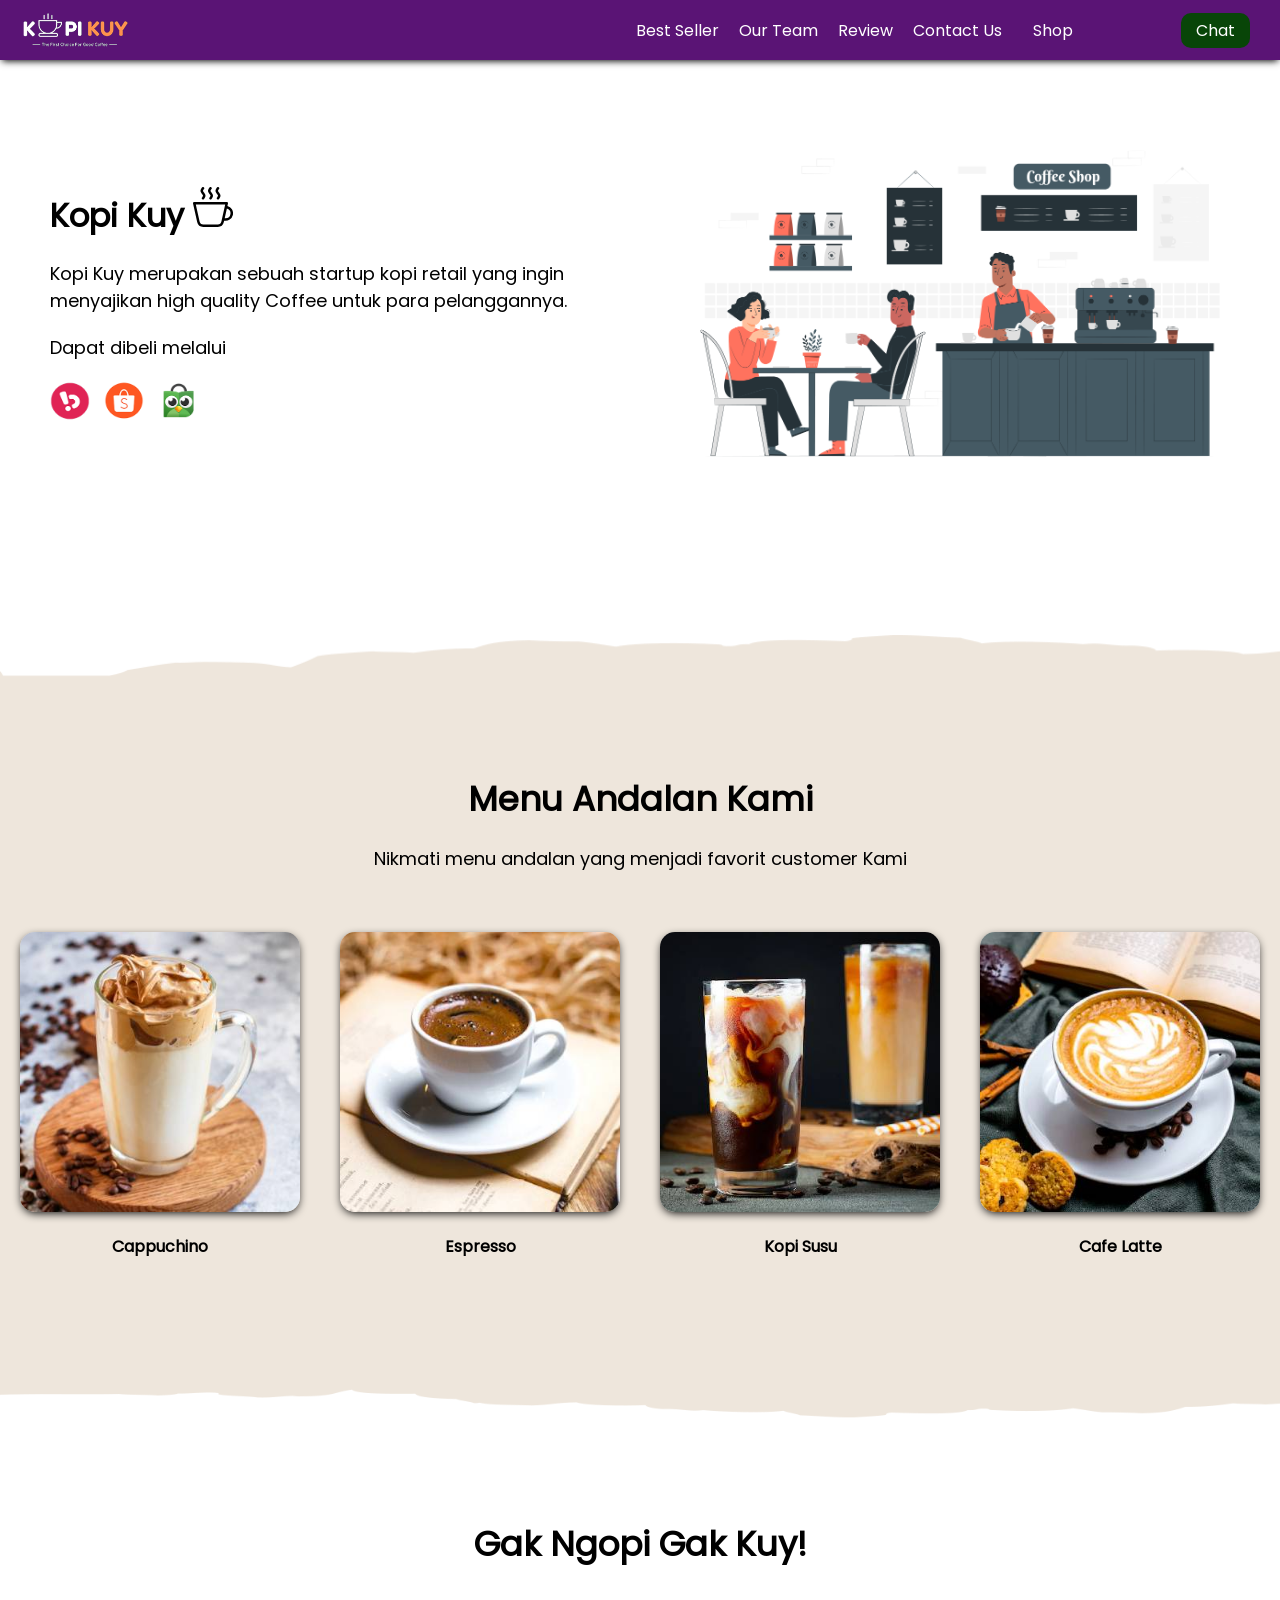
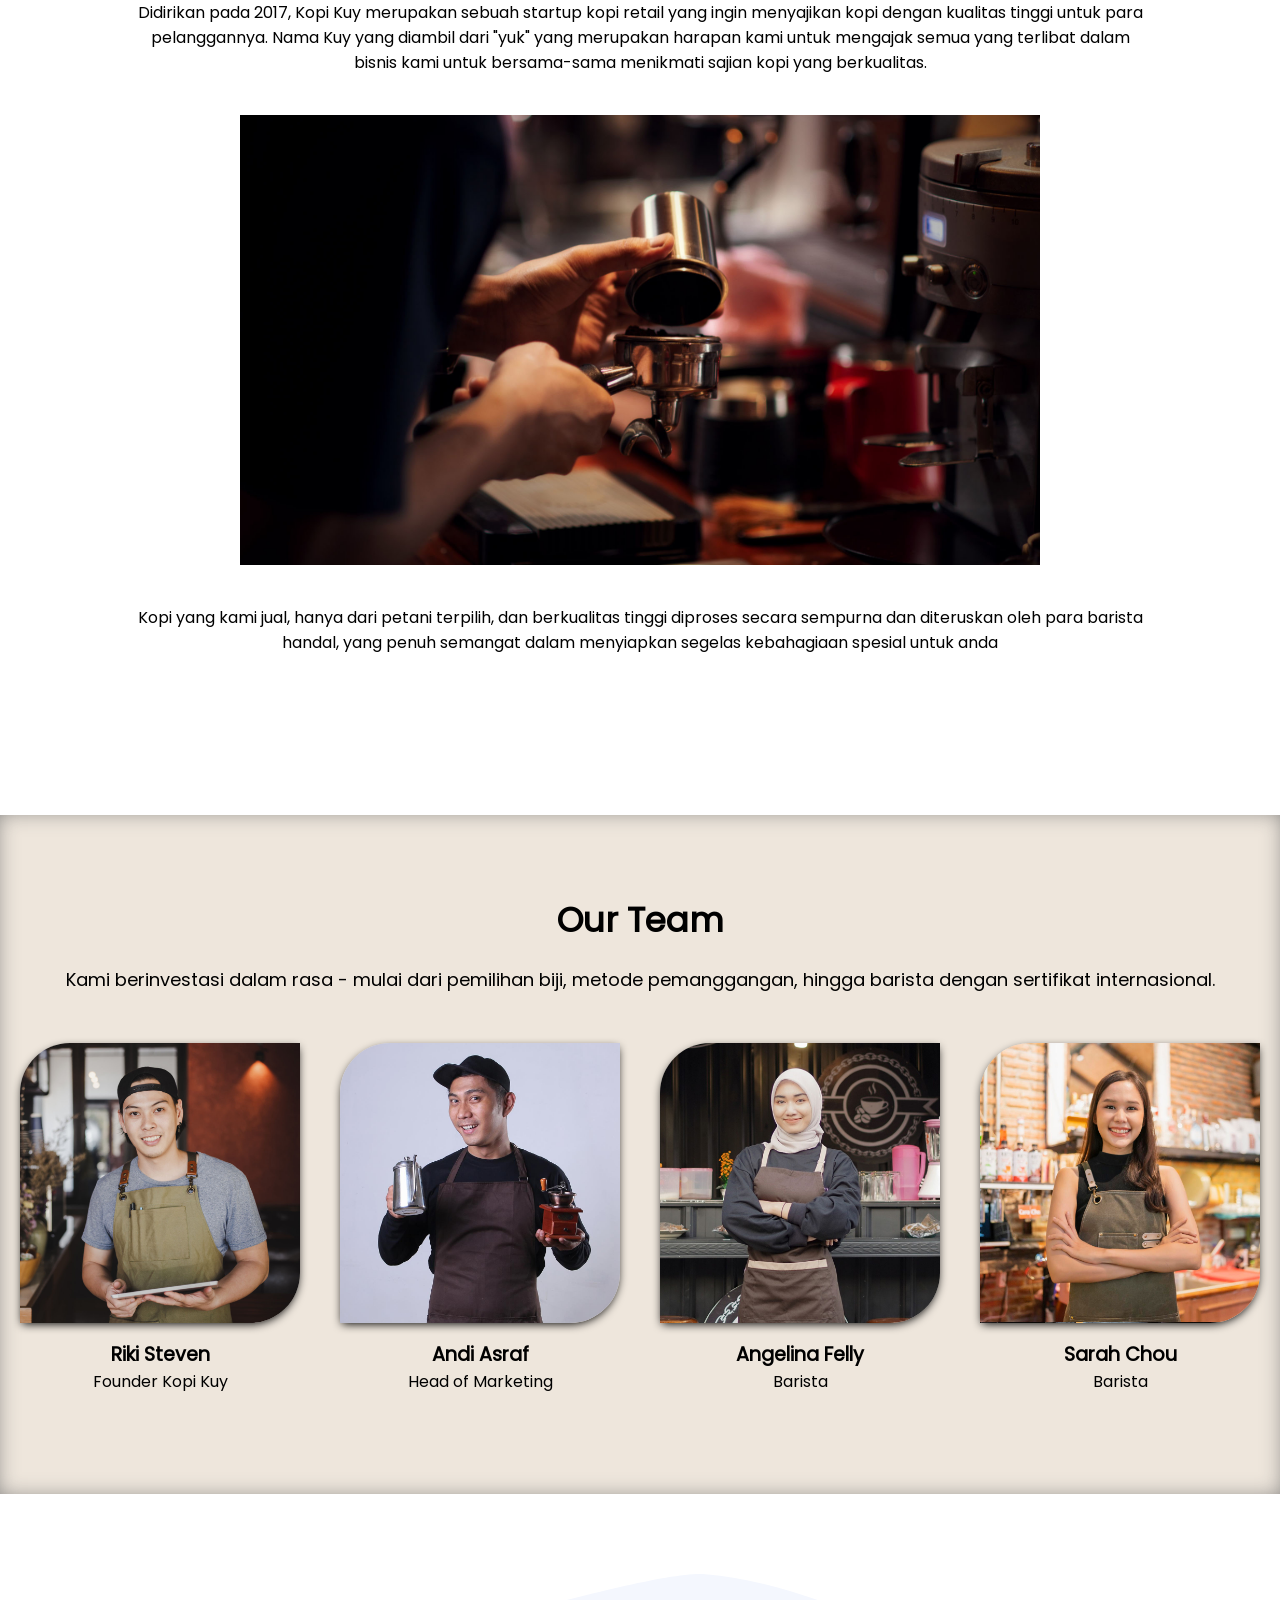
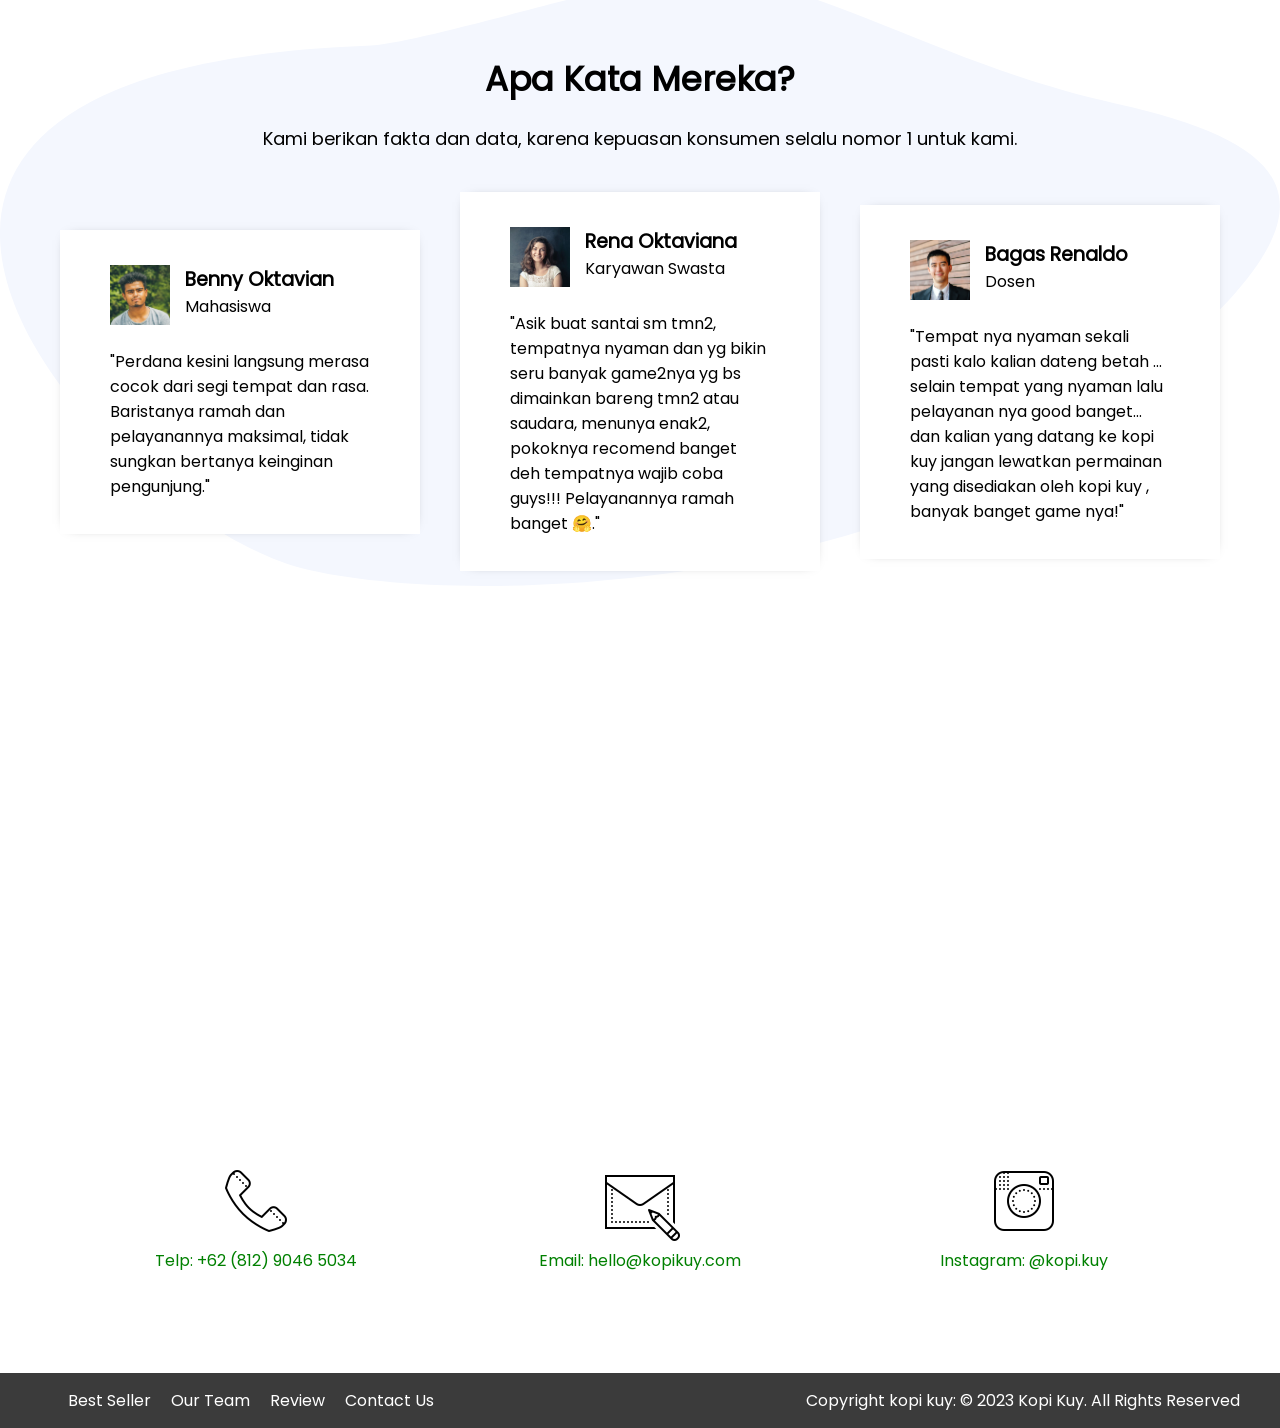
<file: index.html>
<!DOCTYPE html>
<html lang="id">

<head>
    <meta charset="UTF-8">
    <meta http-equiv="X-UA-Compatible" content="IE=edge">
    <meta name="viewport" content="width=device-width, initial-scale=1.0">
    <link rel="shortcut icon" href="images/favicon.ico" type="image/x-icon">
    <title>Website Kopi Kuy</title>
    <link rel="stylesheet" href="css/style.css">
</head>

<body>
    <nav>
        <img class="logo" src="images/logo/logo_kuy.png">
        <div class="navigasi">
            <a href="#best-seller">Best Seller</a>
            <a href="#our-team">Our Team</a>
            <a href="#review">Review</a>
            <a href="#contact-us">Contact Us</a>
        </div>
        <a class="shop" href="produk.html">Shop</a>
        <a class="chat" href="https://wa.me/628123456?text=Saya ingin bertanya" target="_blank">Chat</a>
    </nav>

    <!-- Tulis Kode HTML / <header> Setelah baris di bawah ini (baris 28) -->

    <header>
        <div class="kiri">
            <h1>
                Kopi Kuy <img src="images/icon/icon_kopi.svg" alt="">
            </h1>
            <p>
                Kopi Kuy merupakan sebuah startup kopi retail yang ingin menyajikan
                high quality Coffee untuk para pelanggannya.
            </p>

            <p>
                Dapat dibeli melalui
            </p>
            <div class="olshop">
                <img src="images/logo/logo_bukalapak.png" alt="">
                <img src="images/logo/logo_shopee.png" alt="">
                <img src="images/logo/logo_tokopedia.png" alt="">
            </div>
        </div>
        <div class="kanan">
            <img src="images/header/header3.png" alt="">
        </div>
    </header>

    <section class="best-seller" id="best-seller">
        <h2>
            Menu Andalan Kami
        </h2>

        <p>
            Nikmati menu andalan yang menjadi favorit customer Kami
        </p>

        <div class="produk">
            <img src="images/produk/product_capuchino.jpg" alt="">
            <p>
                Cappuchino
            </p>
        </div>

        <div class="produk">
            <img src="images/produk/product_espresso.jpg" alt="">
            <p>
                Espresso
            </p>
        </div>

        <div class="produk">
            <img src="images/produk/product_kopi_susu.jpg" alt="">
            <p>
                Kopi Susu
            </p>
        </div>

        <div class="produk">
            <img src="images/produk/product_latte.jpg" alt="">
            <p>
                Cafe Latte
            </p>
        </div>
    </section>

    <section class="about-us" id="about-us">
        <h2>
            Gak Ngopi Gak Kuy!
        </h2>

        <p>
            Didirikan pada 2017, Kopi Kuy merupakan sebuah startup kopi retail
            yang ingin menyajikan kopi dengan kualitas tinggi untuk para pelanggannya.
            Nama Kuy yang diambil dari "yuk" yang merupakan harapan kami untuk mengajak semua
            yang terlibat dalam bisnis kami untuk bersama-sama menikmati sajian kopi yang berkualitas.
        </p>

        <img src="images/about-us/barista.jpg" alt="">

        <p>
            Kopi yang kami jual, hanya dari petani terpilih, dan berkualitas tinggi diproses
            secara sempurna dan diteruskan oleh para barista handal, yang penuh semangat
            dalam menyiapkan segelas kebahagiaan spesial untuk anda
        </p>
    </section>

    <section class="our-team" id="our-team">
        <h2>
            Our Team
        </h2>

        <p>
            Kami berinvestasi dalam rasa - mulai dari pemilihan biji, metode pemanggangan,
            hingga barista dengan sertifikat internasional.
        </p>

        <div class="team">
            <img src="images/team/team1.jpg" alt="">

            <h3>
                Riki Steven
            </h3>

            <p>
                Founder Kopi Kuy
            </p>
        </div>

        <div class="team">
            <img src="images/team/team2.jpg" alt="">

            <h3>
                Andi Asraf
            </h3>

            <p>
                Head of Marketing
            </p>
        </div>

        <div class="team">
            <img src="images/team/team3.jpg" alt="">

            <h3>
                Angelina Felly
            </h3>

            <p>
                Barista
            </p>
        </div>

        <div class="team">
            <img src="images/team/team4.jpg" alt="">

            <h3>
                Sarah Chou
            </h3>

            <p>
                Barista
            </p>
        </div>
    </section>

    <section class="review" id="review">
        <h2>
            Apa Kata Mereka?
        </h2>

        <p>
            Kami berikan fakta dan data, karena kepuasan konsumen selalu nomor 1 untuk kami.
        </p>

        <div class="testimoni">
            <img src="images/customer/customer1.jpg" alt="">

            <div class="profile">
                <h3>
                    Benny Oktavian
                </h3>

                <p>
                    Mahasiswa
                </p>
            </div>

            <p>
                "Perdana kesini langsung merasa cocok dari segi tempat dan rasa.
                Baristanya ramah dan pelayanannya maksimal, tidak sungkan bertanya keinginan pengunjung."

            </p>
        </div>

        <div class="testimoni">
            <img src="images/customer/customer2.jpg" alt="">

            <div class="profile">
                <h3>
                    Rena Oktaviana
                </h3>

                <p>
                    Karyawan Swasta
                </p>
            </div>

            <p>
                "Asik buat santai sm tmn2, tempatnya nyaman dan yg bikin seru banyak game2nya
                yg bs dimainkan bareng tmn2 atau saudara, menunya enak2, pokoknya recomend
                banget deh tempatnya wajib coba guys!!! Pelayanannya ramah banget 🤗."
            </p>
        </div>

        <div class="testimoni">
            <img src="images/customer/customer3.jpg" alt="">

            <div class="profile">
                <h3>
                    Bagas Renaldo
                </h3>

                <p>
                    Dosen
                </p>
            </div>

            <p>
                "Tempat nya nyaman sekali pasti kalo kalian dateng betah ...
                selain tempat yang nyaman lalu pelayanan nya good banget...
                dan kalian yang datang ke kopi kuy jangan lewatkan permainan yang disediakan
                oleh kopi kuy , banyak banget game nya!"
            </p>
        </div>
    </section>

    <section class="contact-us" id="contact-us">
        <iframe
            src="https://www.google.com/maps/embed?pb=!1m14!1m8!1m3!1d7932.741866032694!2d106.668581!3d-6.214715!3m2!1i1024!2i768!4f13.1!3m3!1m2!1s0x2e69f9912c7f297b%3A0xe5a3a671dae861ab!2sKopi%20kuy!5e0!3m2!1sid!2sid!4v1680617229460!5m2!1sid!2sid"
            allowfullscreen="" loading="lazy" frameborder="0"></iframe>

        <div class="kontak">
            <img src="images/icon/icon_phone.png" alt="">

            <p>
                Telp: +62 (812) 9046 5034
            </p>
        </div>

        <div class="kontak">
            <img src="images/icon/icon_mail.png" alt="">

            <p>
                Email: hello@kopikuy.com
            </p>
        </div>

        <div class="kontak">
            <img src="images/icon/icon_instagram.png" alt="">

            <p>
                Instagram: @kopi.kuy
            </p>
        </div>
    </section>

    <footer>
        <div class="navigasi">
            <a href="best-seller">Best Seller</a>
            <a href="our-team">Our Team</a>
            <a href="review">Review</a>
            <a href="contact-us">Contact Us</a>
        </div>

        <p>
            Copyright kopi kuy: © 2023 Kopi Kuy. All Rights Reserved
        </p>
    </footer>
    <!--
        Kode HTML tidak boleh lewat dari batas ini
        Pastikan setiap section di tutup
        misalnya kode <section class="best-seller"> harus ada
        di bawah kode </header> (perhatikan ada garis miringnya
        dan setiap section harus setelah kode </section>
        jangan menulis <section> di dalam <section>
    -->
</body>

</html>
</file>
<file: css/style.css>
/* Kode * di bawah ini untuk mereset tampilan setiap web browser supaya seragam */

* {
   box-sizing: border-box;
   margin: 0;
   padding: 0;
}

html {
   /* scroll-behavior: smooth agar scroll ketika klik pada navigasi menjadi halus */
   scroll-behavior: smooth;
}

/* 
Kode di bawah ini untuk mengatur nav sampai footer agar memiliki tampilan flexibel
selengkapnya akan di bahas di hari ke 3
*/

nav,
header,
section,
footer {
   /* 
      display: flex memiliki pengaturan yang dapat mengatur agar elemen
      di dalamnya memiliki ukuran yang fleksibel
      digunakan saat ada elemen yang isinya lebih dari satu kolom
   */
   display: flex;
   /* 
      align-items: center mengatur elemen di dalamnya rata tengah vertikal
   */
   align-items: center;

   /* 
      justify-content: center mengatur elemen di dalamnya rata tengah horizontal
   */
   justify-content: center;

   /* 
      flex-wrap: wrap mengatur agar jika lebar elemen berlebih, maka elemen
      akan otomatis diletakan di baris baru (tidak dipaksakan di satu baris)
   */
   flex-wrap: wrap;
}



/* 
Kode @font-face untuk menginstall font ke dalam Website 
src adalah untuk lokasi fontnya, font dapat di cari di website https://fonts.google.com/
dengan memberi nama family, maka kita mendaftarkan font tersebut ke dalam website
*/

@font-face {
   src: url(../fonts/poppins.woff2);
   font-family: 'Poppins';
}

body {
   /* 
   mendaftarkan semua teks pada body menjadi family Poppins 
   kenapa pada body? karena elemen body membungkus semua elemen dari nav section sampai footer
   */
   font-family: 'Poppins';
}

/*
Misalnya ada font dari google yang bernama Irish Grover yang berada di:
https://fonts.gstatic.com/s/irishgrover/v23/buExpoi6YtLz2QW7LA4flVgv__RP.woff2

maka bisa coba copy kode berikut untuk menginstall font tadi:

@font-face {
  font-family: 'Irish Grover';
  font-style: normal;
  font-weight: 400;
  src: url(https://fonts.gstatic.com/s/irishgrover/v23/buExpoi6YtLz2QW7LA4flVgv__RP.woff2) format('woff2');
}

Jika kode di atas sudah di copy
Nanti pada element yang ingin menggunakan font Irish Grover Tadi, tinggal diganti font-familynya
misal mau mengganti h1 dan h2 maka kodenya sebagai berikut:

h1,h2 {
   font-family: 'Irish Grover';
}

*/


a {
   /* menghilangkan garis bawah pada link */
   text-decoration: none;

   /* 
   color: adalah untuk mengganti warna tulisan.
   color:unset digunakan pada a untuk menghilangkan warna bawaan pada link (biasanya warna biru) 
   */
   color: unset;
}

h2 {
   /* mengatur ukuran huruf ke 34 pixel */
   font-size: 34px;
}

h3 {
   /* mengatur ukuran huruf ke 1.2rem */
   font-size: 1.2rem;
}

h1,
h2,
h3 {
   /* mengatur tebal huruf bisa bold, normal*/
   font-weight: bold;
}

img {
   /* 
      kode max-width artinya lebar maksimal
      mengatur agar semua elemen img memiliki lebar maksimal 100% agar
      besar gambar tidak melebihi layar ataupun elemen pembungkus
   */
   max-width: 100%;
}

/* Navigasi */

nav {
   /* 
   background-color mengatur warna latar belakang 
   untuk pengguna hp, pergantian warna tidak bisa seperti vs code
   hanya dapat menggunakan warna bahasa inggris seperti: red, green, brown, purple dsb
   untuk pengguna vscode silahkan arahkan mouse ke kotak warna di bawah
   untuk mengganti warna sesuai keinginan
   */
   background-color: #5a1475;

   /* box-shadow membuat efek bayangan */
   box-shadow: 0 3px 7px -2px #000;

   /* width mengatur lebar elemen. 100% agar lebarnya full dari kiri sampai kanan layar */
   width: 100%;

   /* 
   padding digunakan untuk memberi jarak ke dalam. 
   efeknya bila digunakan pada elemen yang memiliki warna latar akan membuat elemen tersebut 'gemuk'
   padding-top artinya jarak ke atas, nilai padding dapat berupa
   padding-top, padding-bottom, padding-left, padding-right
   */
   padding-top: 10px;
   padding-bottom: 10px;

   /* 
   position mengatur posisi elemen, position:fixed supaya elemen nav akan ikut menempel di atas layar
   saat kita scroll ke bawah. Jika ingin navigasi gak nempel, bisa menggunakan position:static;
   */
   position: fixed;

   /* Nilai z-index semakin besar, maka elemen akan semakin di depan */
   z-index: 500;
}

img.logo {
   /* height mengatur tinggi elemen */
   height: 40px;
   /* penjelasan margin mirip dengan padding, fungsinya untuk memberi jarak pada elemen */
   margin-left: 20px;
}

div.navigasi {
   margin-left: auto;
   margin-right: 15px;
}

nav a {
   color: #fff;
   padding-left: 8px;
   padding-right: 8px;
}

a.shop {
   margin-right: 100px;
}

a.chat {
   margin-right: 30px;
   background-color: rgb(8, 69, 8);
   color: #fff;
   padding-top: 5px;
   padding-right: 15px;
   padding-bottom: 5px;
   padding-left: 15px;
   border-radius: 10px;
}


/* 
   PERHATIKAN bahwa dalam mengatur elemen, nama elemen langsung ditulis
   sedangkan untuk mengatur class, dibutuhkan tanda titik (.) terlebih dulu
   img {} berarti seluruh elemen dengan tag img (<img src="....">), 
   sedangkan .img artinya hanya elemen dengan class img (<img class="img" src="...">) 
*/


/* HEADER */


header,
section {
   /*
    padding mengatur jarak ke dalam
    pada padding dan margin ditambahkan top / right / bottom / top 
    untuk mengatur jarak masing-masing 
   */
   padding-top: 80px;
   padding-bottom: 80px;

   /* margin mengatur jarak ke luar */
   margin-bottom: 80px;
}

/* penulisan CSS dapat digabung dengan beberapa elemen */
header div.kiri,
header div.kanan {
   /* width mengatur lebar elemen. 50% artinya setengah ukuran elemen pembungkus */
   width: 50%;
   padding: 50px;
}

header h1 {
   margin-bottom: 20px;
}

header p {
   /* font-size digunakan untuk mengatur ukuran huruf */
   font-size: 18px;
   margin-bottom: 20px;
}

div.olshop img {
   width: 40px;
   /* aspect-ratio:1 agar tinggi menyesuaikan width */
   aspect-ratio: 1;
   margin-right: 10px;
}

/* Best Seller */

section.best-seller {
   position: relative;

   /* background-color mengatur warna latar belakang elemen */
   background-color: #EEE6DC;

   /* text-align mengatur rata tulisan, bisa bernilai: left, right, center, justify */
   text-align: center;
}

/* 
terkait position, after, dan before memerlukan pemahaman mendalam
terkait layout pada CSS untuk dapat memahami secara penuh 
*/

section.best-seller::before,
section.best-seller::after {
   position: absolute;
   content: "";
   width: 100%;
   height: 76px;

   /* background-image untuk menambahkan gambar sebagai background */
   background-image: url(../images/background/garis-atas.png);

   /*background-size agar gambar latar menyesuaikan tinggi / lebar elemen */
   background-size: cover;

   top: -60px;
   left: 0;
}

section.best-seller::after {
   height: 60px;
   background-image: url(../images/background/garis-bawah.png);
   top: unset;
   bottom: -60px;
}

section.best-seller h2 {
   margin-bottom: 20px;
   width: 100%;
}

/* 
Penulisan section.best-seller > p berarti mengatur elemen p yang langsung
di bungkus oleh elemen <section class="best-seller">
aturan ini tidak berlaku untuk elemen <p> yang ada di dalam <div class="produk">
*/

section.best-seller>p {
   font-size: 18px;
   margin-bottom: 40px;
   width: 100%;
}

div.produk {
   /* 
      Penulisan padding dan margin seperti padding:20px ini penulisan singkat 
      yang berarti top, right, bottom, left nilainya sama, yaitu 20px 
   */
   padding: 20px;
   width: 25%;
}

div.produk img {
   /* transition membuat animasi transisi dari perubahan style, 0.3s berarti 0.3 detik */
   transition: all 0.3s ease;

   /* border-radius  Membuat sudut membulat */
   border-radius: 15px;

   /* box-shadow membuat efek bayangan */
   box-shadow: 0 3px 10px -2px #000;
}

/*

kode div.produk img:hover akan dijalankan saat mouse ada di atas elemen <img> yang ada
di dalam <div class="produk"> 
karena ada efek transition pada div.produk img 
maka akan menghasilkan efek animasi yang smooth

*/
div.produk img:hover {

   /* membuat transformasi, bisa berupa scale(1.05), rotate(180deg), translateY(-50px), dsb */
   transform: scale(0.9);
   border-radius: 50%;
}

div.produk p {
   margin-top: 15px;
   font-weight: bold;
}



/* About US */

section.about-us {
   /* max-width: 80%; mengatur lebar maksimal elemen tidak boleh melebihi 80% layar */
   max-width: 80%;

   /* margin-left dan margin-right auto akan membuat posisi elemen berada di tengah */
   margin-left: auto;
   margin-right: auto;
   text-align: center;
}

section.about-us h2 {
   margin-bottom: 30px;
   width: 100%;
}

section.about-us img {
   /* 
      Penulisan width: 800px dan max-width: 100% mengatur agar
      elemen memiliki lebar 800px namun tidak boleh melebihi 100% ukuran layar
   */
   width: 800px;
   max-width: 100%;
   margin: auto;
}

/*
section.about-us p:nth-child(2) berarti mengatur elemen ke 2 dengan jenis <p>
yang ada di dalam <section class="about-us">
*/

section.about-us p:nth-child(2) {
   margin-bottom: 40px;
}

section.about-us p:nth-child(4) {
   margin-top: 40px;
}


/* OUR TEAM */

section.our-team {
   background-color: #EEE6DC;
   box-shadow: inset 0px 0px 23px -6px #707070;
   text-align: center;
}

section.our-team h2 {
   margin-bottom: 20px;
   width: 100%;
}

section.our-team>p {
   margin-bottom: 30px;
   font-size: 18px;
   width: 800px;
   max-width: 90%;
   margin-left: auto;
   margin-right: auto;
   width: 100%;
}

div.team {
   width: 25%;
   padding: 20px;
}

div.team img {
   width: 100%;
   aspect-ratio: 1/1;
   object-fit: cover;
   box-shadow: 0 3px 10px -2px #000;
   border-radius: 50px 0px 50px 0px;
   margin-bottom: 10px;
}


/* REVIEW */

section.review {
   background-image: url(../images/background/bg-review.svg);
   /* 
      background-size: contain;
      membuat gambar latar belakang tidak terpotong
   */
   background-size: contain;

   /* 
      background-repeat: no-repeat;
      membuat gambar latar belakang tidak diulang (duplikat)
   */
   background-repeat: no-repeat;
   padding-left: 40px;
   padding-right: 40px;
   justify-content: space-around;
   /* align-items: stretch; membuat tinggi elemen di dalam .review .baris seragam */
   text-align: center;
}

section.review h2 {
   margin-bottom: 20px;
   width: 100%;
}

section.review>p {
   margin-bottom: 40px;
   font-size: 18px;
   width: 100%;
}

div.testimoni {
   width: 30%;
   display: flex;
   flex-wrap: wrap;
   padding: 35px 50px;
   box-shadow: 0px 0px 12px -10px #000;
   background-color: #fff;
}

div.testimoni img {
   width: 60px;
   height: 60px;
   margin-right: 15px;
   object-fit: cover;
}

div.profile {
   text-align: left;
   display: block;
   margin-bottom: 30px;
   width: calc(100% - 75px);
}

div.profile p {
   width: 100%;
   text-align: left;
}

div.testimoni>p {
   width: 100%;
   text-align: left;
}


/* CONTACT US */
section.contact-us {
   margin-bottom: 20px;
}

section.contact-us iframe {
   width: 100%;
   height: 300px;
   border: 0;
}

div.kontak {
   width: 30%;
   /* color mengatur warna tulisan */
   color: green;
   text-align: center;
   margin-top: 50px;
}


/* FOOTER */

footer {
   background-color: #3b3b3b;
   padding-top: 15px;
   padding-bottom: 15px;
   color: #fff;
   padding-right: 40px;
   padding-left: 40px;
}

footer div.navigasi {
   margin-left: 20px;
   margin-right: auto;
}

footer div.navigasi a {
   padding: 8px;
}

/* UNTUK kode RESPONSIF hari ke 3 tulis DI BAWAH sini */

@media (max-width:600px) {

   header div.kiri,
   header div.kanan {
      width: 100%;
      text-align: center;
      padding: 20px;
   }

   div.navigasi {
      display: none;
   }

   a.shop {
      margin-right: 20px;
      margin-left: auto;
   }

   div.produk,
   div.team,
   div.kontak {
      width: 50%;
   }

   div.testimoni {
      width: 100%;
      margin-bottom: 30px;
   }
}

/* Kode CSS Selesai di sini */
</file>
